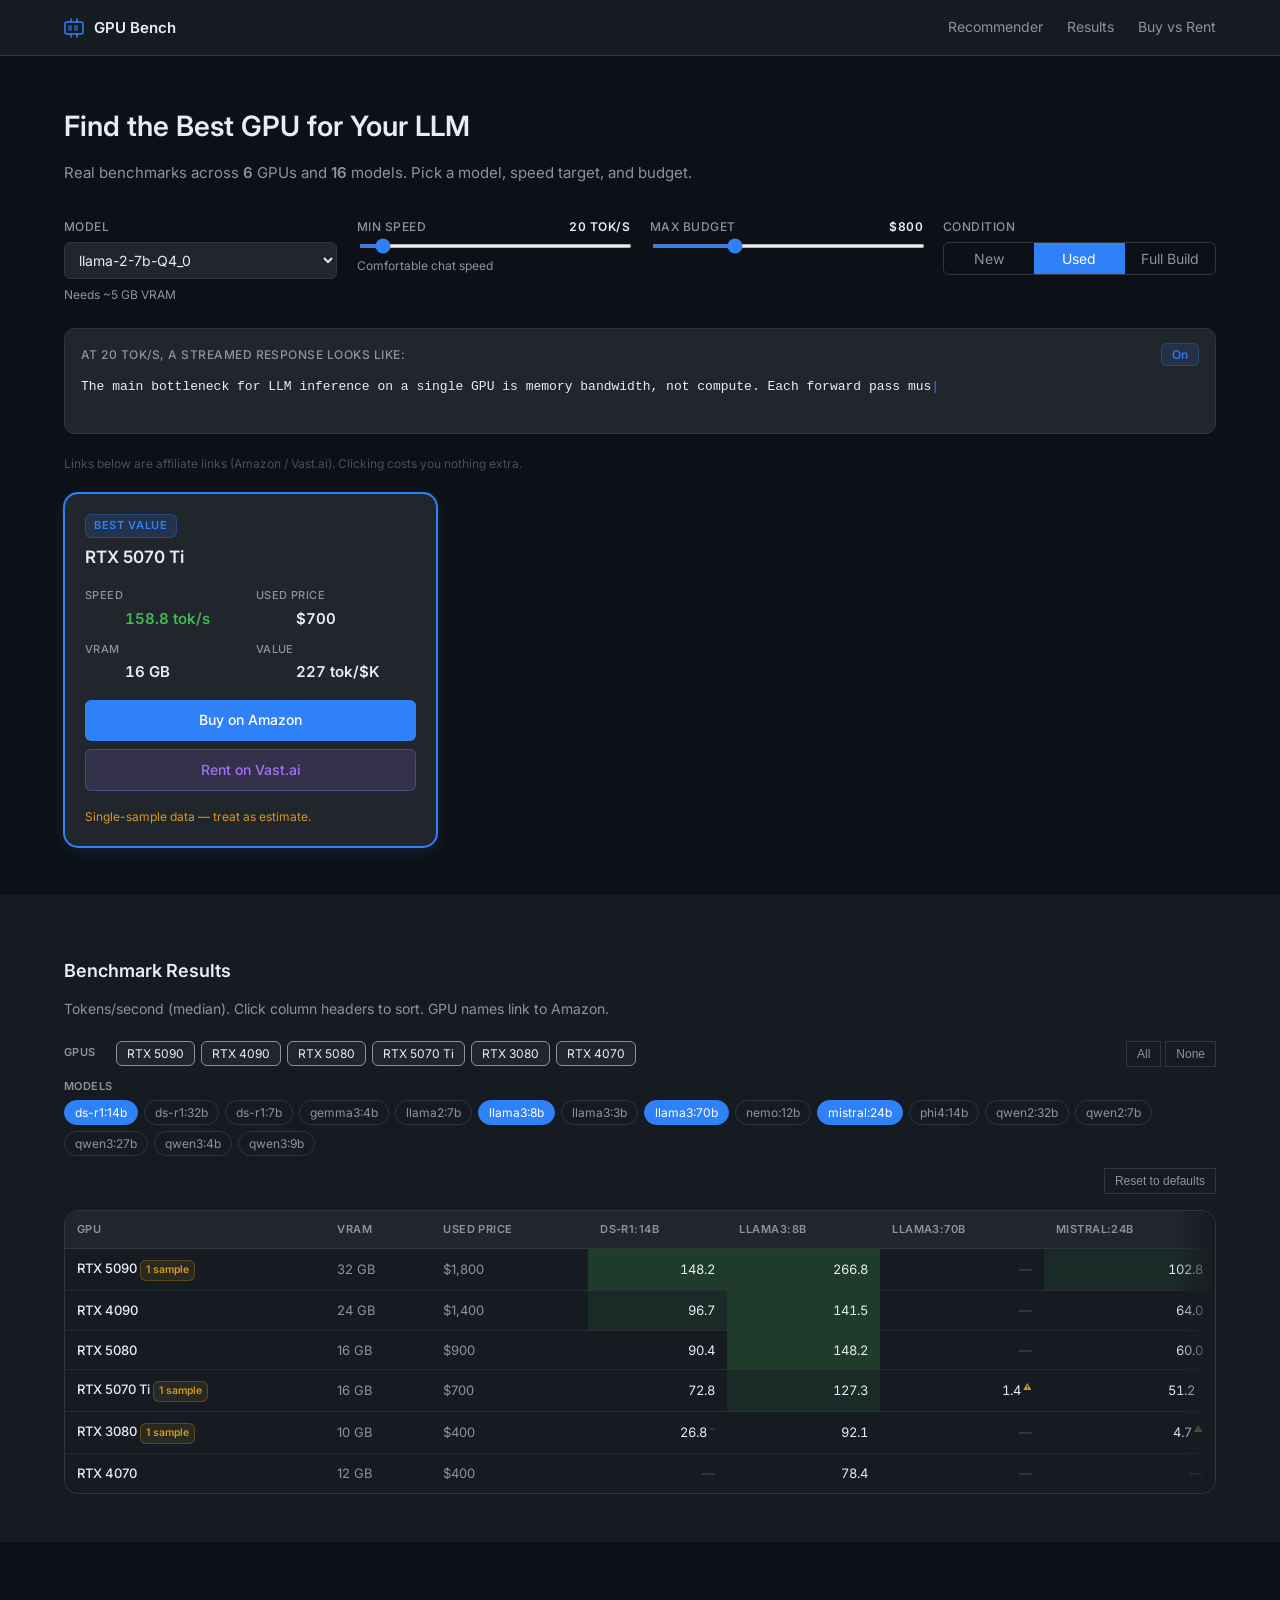
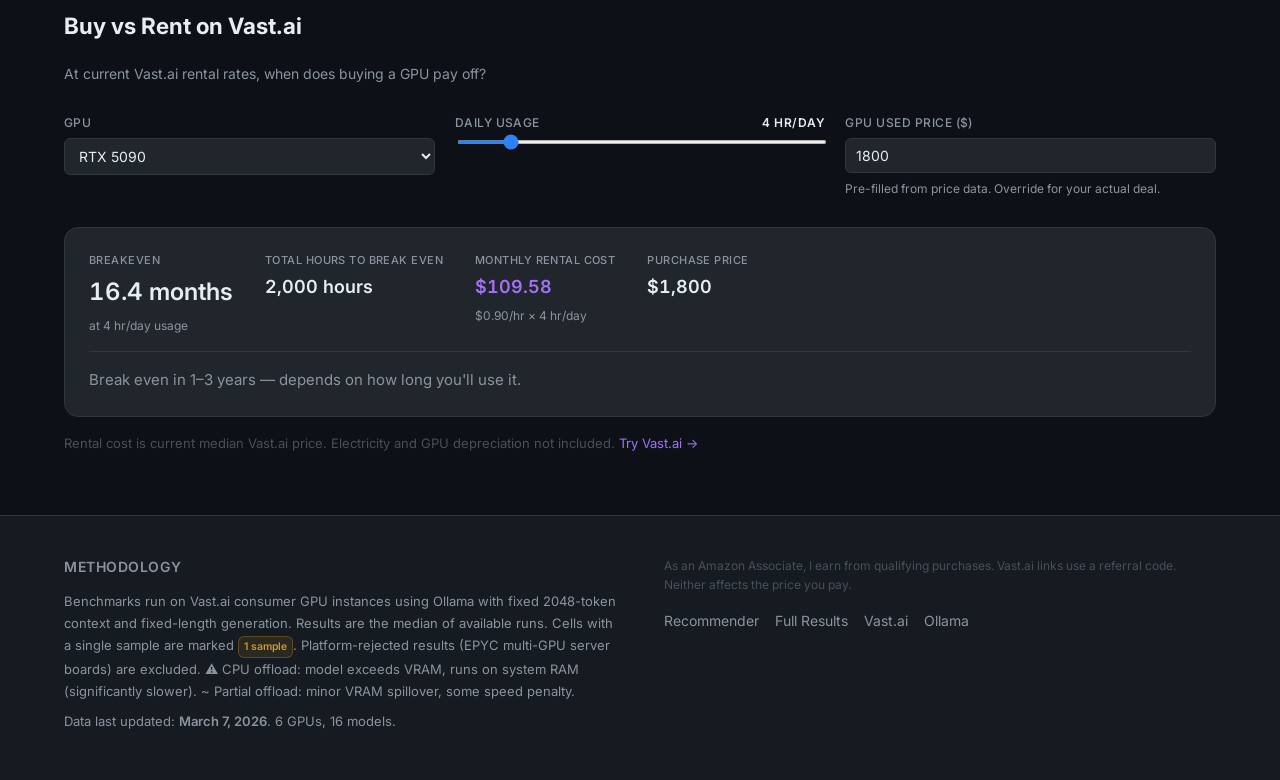
<file: index.html>
<!DOCTYPE html>
<html lang="en">
<head>
  <meta charset="UTF-8">
  <meta name="viewport" content="width=device-width, initial-scale=1.0">
  <title>GPU LLM Benchmark — Inference Speed by Model and Budget</title>
  <meta name="description" content="Real-world tokens/second benchmarks across consumer GPUs running open-source LLMs via Ollama. Recommender, buy vs rent calculator, and full results table.">
  <link rel="preconnect" href="https://fonts.googleapis.com">
  <link rel="preconnect" href="https://fonts.gstatic.com" crossorigin>
  <link href="https://fonts.googleapis.com/css2?family=Inter:wght@400;500;600&display=swap" rel="stylesheet">
  <link rel="stylesheet" href="css/styles.css">
</head>
<body>

  <header id="site-header">
    <div class="header-inner">
      <a href="/" class="site-logo" aria-label="GPU Bench home">
        <svg class="logo-icon" width="20" height="20" viewBox="0 0 20 20" fill="none" xmlns="http://www.w3.org/2000/svg">
          <rect x="1" y="4" width="18" height="12" rx="2" stroke="currentColor" stroke-width="1.5"/>
          <rect x="4" y="7" width="4" height="6" rx="1" fill="currentColor" opacity="0.5"/>
          <rect x="10" y="7" width="4" height="6" rx="1" fill="currentColor" opacity="0.5"/>
          <path d="M7 1v3M13 1v3M7 16v3M13 16v3" stroke="currentColor" stroke-width="1.5" stroke-linecap="round"/>
        </svg>
        <span class="logo-text">GPU Bench</span>
      </a>
      <nav class="site-nav" aria-label="Page sections">
        <a href="#recommender" class="nav-link">Recommender</a>
        <a href="#benchmark-table" class="nav-link">Results</a>
        <a href="#breakeven-calc" class="nav-link">Buy vs Rent</a>
      </nav>
    </div>
  </header>

  <main id="main-content">

    <section id="recommender" aria-labelledby="recommender-heading">
      <div class="section-inner">
        <div class="recommender-header">
          <h1 id="recommender-heading">Find the Best GPU for Your LLM</h1>
          <p class="recommender-subhead">
            Real benchmarks across <strong id="stat-gpu-count">--</strong> GPUs and
            <strong id="stat-model-count">--</strong> models.
            Pick a model, speed target, and budget.
          </p>
        </div>
        <div class="recommender-controls" id="recommender-controls">
          <div class="control-group">
            <label class="control-label" for="rec-model-select">Model</label>
            <select id="rec-model-select" class="control-select"></select>
            <p class="control-hint" id="rec-model-hint"></p>
          </div>
          <div class="control-group">
            <label class="control-label" for="rec-speed-range">
              Min Speed
              <span class="slider-readout" id="rec-speed-val">20 tok/s</span>
            </label>
            <input type="range" id="rec-speed-range" min="1" max="300" value="20" step="1">
            <p class="control-hint" id="rec-speed-context"></p>
          </div>
          <div class="control-group">
            <label class="control-label" for="rec-budget-range">
              Max Budget
              <span class="slider-readout" id="rec-budget-val">$800</span>
            </label>
            <input type="range" id="rec-budget-range" min="100" max="2500" value="800" step="50">
          </div>
          <div class="control-group">
            <label class="control-label">Condition</label>
            <div class="toggle-group" role="group" aria-label="GPU condition">
              <button class="toggle-btn" id="cond-new" data-condition="new">New</button>
              <button class="toggle-btn is-active" id="cond-used" data-condition="used">Used</button>
              <button class="toggle-btn" id="cond-build" data-condition="build">Full Build</button>
            </div>
            <p class="control-hint" id="build-cost-hint" hidden>GPU (used) + CPU + motherboard + 32 GB RAM estimate.</p>
          </div>
        </div>
        <div class="speed-sim" id="speed-sim">
          <div class="speed-sim-header">
            <span class="speed-sim-label" id="speed-sim-label">At 20 tok/s, a streamed response looks like:</span>
            <button class="speed-sim-toggle" id="speed-sim-toggle" aria-pressed="true">On</button>
          </div>
          <div class="speed-sim-output" id="speed-sim-output" aria-live="off" aria-hidden="true">
            <span class="speed-sim-text" id="speed-sim-text"></span><span class="speed-sim-cursor" id="speed-sim-cursor">|</span>
          </div>
        </div>
        <p class="affiliate-disclosure">
          Links below are affiliate links (Amazon / Vast.ai). Clicking costs you nothing extra.
        </p>
        <div id="rec-results" aria-live="polite" aria-atomic="true">
          <div class="rec-loading" id="rec-loading">Loading data…</div>
          <p class="rec-empty" id="rec-empty" hidden>No GPU found within your filters. Try raising the budget or lowering the minimum speed.</p>
          <div class="rec-cards" id="rec-cards" hidden></div>
        </div>
      </div>
    </section>

    <section id="benchmark-table" aria-labelledby="table-heading">
      <div class="section-inner">
        <div class="table-section-header">
          <h2 id="table-heading">Benchmark Results</h2>
          <p class="section-subhead">Tokens/second (median). Click column headers to sort. GPU names link to Amazon.</p>
        </div>
        <div class="table-controls" id="table-controls">
          <div class="controls-row" id="gpu-filter-row">
            <span class="controls-row-label" aria-hidden="true">GPUs</span>
            <div class="gpu-pills" id="gpu-pills" role="group" aria-label="Toggle GPU rows"></div>
            <div class="controls-row-actions">
              <button class="btn-ghost btn-sm" id="gpu-all-btn">All</button>
              <button class="btn-ghost btn-sm" id="gpu-none-btn">None</button>
            </div>
          </div>
          <div class="controls-row" id="model-filter-row">
            <span class="controls-row-label" aria-hidden="true">Models</span>
            <div class="model-pills" id="model-pills" role="group" aria-label="Toggle model columns"></div>
          </div>
          <button class="btn-ghost btn-sm" id="table-reset-btn">Reset to defaults</button>
        </div>
        <div class="table-scroll-wrapper" id="table-scroll-wrapper">
          <table class="benchmark-table" id="benchmark-table-el">
            <thead id="table-head"></thead>
            <tbody id="table-body">
              <tr><td colspan="20" class="cell-loading">Loading…</td></tr>
            </tbody>
          </table>
        </div>
      </div>
    </section>

    <section id="breakeven-calc" aria-labelledby="breakeven-heading">
      <div class="section-inner">
        <div class="breakeven-header">
          <h2 id="breakeven-heading">Buy vs Rent on Vast.ai</h2>
          <p class="section-subhead">
            At current Vast.ai rental rates, when does buying a GPU pay off?
          </p>
        </div>
        <div class="breakeven-controls" id="breakeven-controls">
          <div class="control-group">
            <label class="control-label" for="be-gpu-select">GPU</label>
            <select id="be-gpu-select" class="control-select"></select>
          </div>
          <div class="control-group">
            <label class="control-label" for="be-hours-range">
              Daily Usage
              <span class="slider-readout" id="be-hours-val">4 hr/day</span>
            </label>
            <input type="range" id="be-hours-range" min="1" max="24" value="4" step="1">
          </div>
          <div class="control-group">
            <label class="control-label" for="be-price-input" id="be-price-label">GPU Used Price ($)</label>
            <input type="number" id="be-price-input" class="control-input" min="50" max="20000" step="25">
            <p class="control-hint">Pre-filled from price data. Override for your actual deal.</p>
          </div>
        </div>
        <div id="breakeven-result" aria-live="polite"></div>
        <p class="breakeven-caveat">
          Rental cost is current median Vast.ai price. Electricity and GPU depreciation not included.
          <a id="vastai-referral-link" href="https://vast.ai" target="_blank" rel="noopener noreferrer sponsored">
            Try Vast.ai →
          </a>
        </p>
      </div>
    </section>

  </main>

  <footer id="site-footer">
    <div class="footer-inner">
      <div class="footer-col" id="methodology">
        <h3 class="footer-heading">Methodology</h3>
        <p class="footer-text">
          Benchmarks run on Vast.ai consumer GPU instances using Ollama with fixed 2048-token context and fixed-length generation.
          Results are the median of available runs. Cells with a single sample are marked
          <span class="badge badge--low">1 sample</span>.
          Platform-rejected results (EPYC multi-GPU server boards) are excluded.
          ⚠ CPU offload: model exceeds VRAM, runs on system RAM (significantly slower).
          ~ Partial offload: minor VRAM spillover, some speed penalty.
        </p>
        <p class="footer-text">
          Data last updated: <strong id="data-date">--</strong>.
          <span id="stat-gpu-count-footer">--</span> GPUs,
          <span id="stat-model-count-footer">--</span> models.
        </p>
      </div>
      <div class="footer-col footer-links">
        <p class="footer-disclosure">
          As an Amazon Associate, I earn from qualifying purchases. Vast.ai links use a referral code.
          Neither affects the price you pay.
        </p>
        <nav class="footer-nav" aria-label="Footer links">
          <a href="#recommender">Recommender</a>
          <a href="#benchmark-table">Full Results</a>
          <a href="https://vast.ai" rel="noopener noreferrer" target="_blank">Vast.ai</a>
          <a href="https://ollama.com" rel="noopener noreferrer" target="_blank">Ollama</a>
        </nav>
      </div>
    </div>
  </footer>

  <script src="js/links.js"></script>
  <script src="js/app.js"></script>
</body>
</html>
</file>
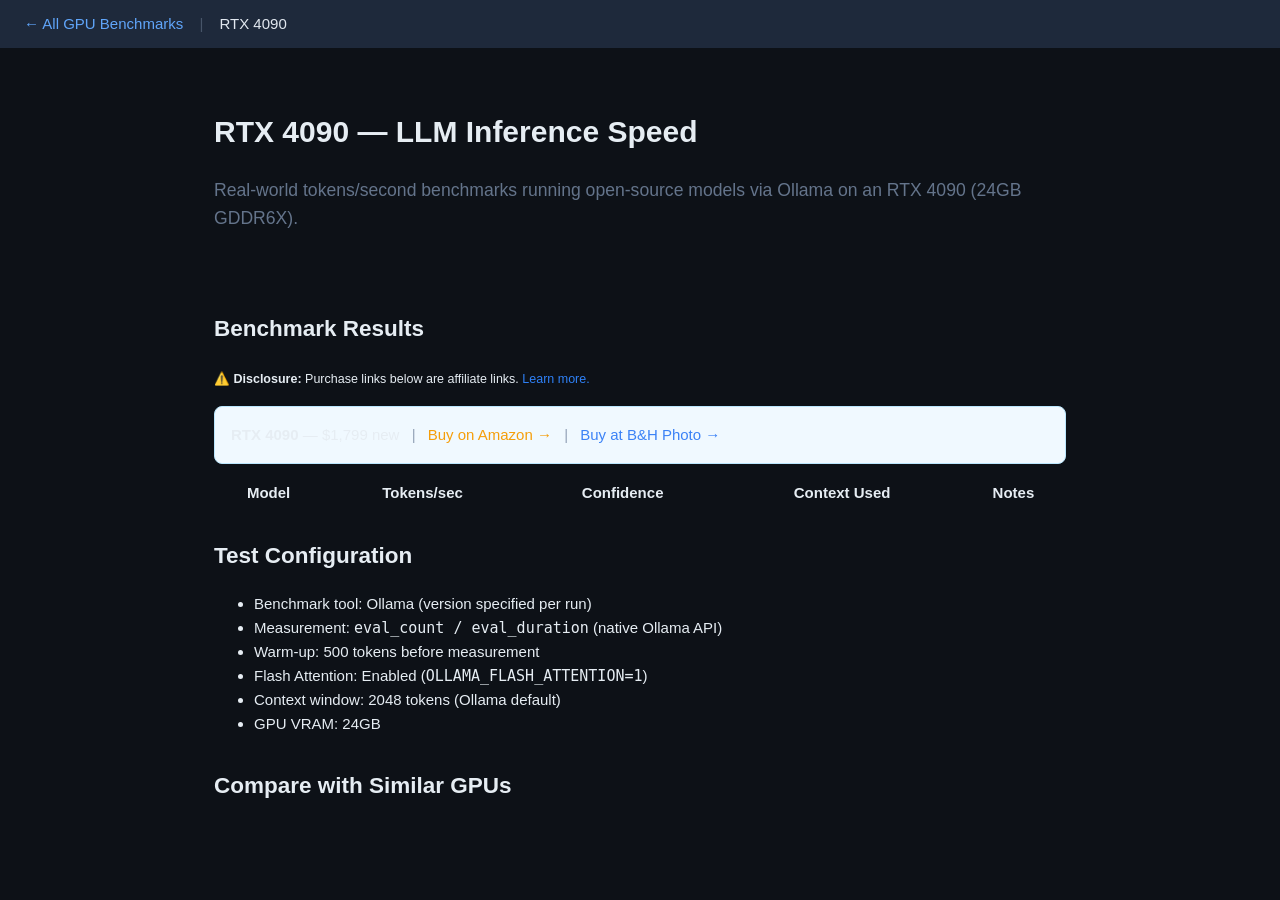
<file: gpu-template.html>
<!DOCTYPE html>
<html lang="en">
<head>
  <meta charset="UTF-8">
  <meta name="viewport" content="width=device-width, initial-scale=1.0">
  <title id="page-title">RTX 4090 Ollama Benchmark — Tokens Per Second | LLM Speed Test</title>
  <meta name="description" id="page-description" content="RTX 4090 LLM inference speed benchmarks. Real tokens/second measurements running Ollama on an RTX 4090. Includes llama3.1:8b, mistral:7b, and more.">
  <link rel="canonical" id="page-canonical" href="https://yoursite.com/gpu/rtx-4090">
  <!-- Include same CSS as main site -->
  <link rel="stylesheet" href="../css/styles.css">

  <!-- Structured data for SEO -->
  <script type="application/ld+json" id="structured-data">
  {
    "@context": "https://schema.org",
    "@type": "Dataset",
    "name": "RTX 4090 LLM Inference Benchmarks",
    "description": "Tokens per second measurements for running open-source LLMs on an NVIDIA RTX 4090 using Ollama",
    "keywords": ["RTX 4090", "LLM benchmark", "tokens per second", "Ollama", "local LLM"],
    "creator": {"@type": "Organization", "name": "YourSiteName"},
    "dateModified": "2026-03-05"
  }
  </script>
</head>
<body>
  <!-- Navigation back to main site -->
  <nav style="background:#1e293b; padding:12px 24px;">
    <a href="/" style="color:#60a5fa; text-decoration:none;">&larr; All GPU Benchmarks</a>
    <span style="color:#475569; margin:0 12px;">|</span>
    <span id="nav-gpu-name" style="color:#e2e8f0;">RTX 4090</span>
  </nav>

  <!-- Hero Section -->
  <header style="padding:40px 24px; max-width:900px; margin:0 auto;">
    <h1 id="hero-title">NVIDIA RTX 4090 &mdash; LLM Inference Speed</h1>
    <p id="hero-subtitle" style="font-size:1.1rem; color:#64748b;">
      Real-world tokens/second benchmarks running open-source models via Ollama on an RTX 4090 (24GB GDDR6X).
    </p>
    <div id="hero-stats" style="display:flex; gap:24px; margin-top:20px; flex-wrap:wrap;">
      <!-- Populated by JS: Best tok/s, VRAM, tested models count -->
    </div>
  </header>

  <!-- Benchmark Results Table for This GPU -->
  <main style="max-width:900px; margin:0 auto; padding:0 24px 40px;">
    <h2>Benchmark Results</h2>
    <p class="affiliate-disclosure-inline">
      <small>&#9888;&#65039; <strong>Disclosure:</strong> Purchase links below are affiliate links. <a href="/">Learn more.</a></small>
    </p>

    <!-- Buy Button -->
    <div id="buy-section" style="margin:16px 0; padding:16px; background:#f0f9ff; border-radius:8px; border:1px solid #bae6fd;">
      <strong id="buy-gpu-name">RTX 4090</strong> &mdash;
      <span id="buy-price">$1,799 new</span>
      <span style="margin:0 8px; color:#94a3b8;">|</span>
      <a id="buy-link-amazon" href="#" target="_blank" rel="noopener noreferrer sponsored" style="color:#f59e0b;">Buy on Amazon &rarr;</a>
      <span style="margin:0 8px; color:#94a3b8;">|</span>
      <a id="buy-link-bhphoto" href="#" target="_blank" rel="noopener noreferrer sponsored" style="color:#3b82f6;">Buy at B&amp;H Photo &rarr;</a>
    </div>

    <table id="gpu-results-table" style="width:100%; border-collapse:collapse;">
      <thead>
        <tr>
          <th>Model</th>
          <th>Tokens/sec</th>
          <th>Confidence</th>
          <th>Context Used</th>
          <th>Notes</th>
        </tr>
      </thead>
      <tbody id="gpu-results-tbody">
        <!-- Populated by JavaScript -->
      </tbody>
    </table>

    <!-- Configuration Details -->
    <section style="margin-top:32px;">
      <h2>Test Configuration</h2>
      <ul id="test-config-list">
        <li>Benchmark tool: Ollama (version specified per run)</li>
        <li>Measurement: <code>eval_count / eval_duration</code> (native Ollama API)</li>
        <li>Warm-up: 500 tokens before measurement</li>
        <li>Flash Attention: Enabled (<code>OLLAMA_FLASH_ATTENTION=1</code>)</li>
        <li>Context window: 2048 tokens (Ollama default)</li>
        <li id="test-gpu-vram">GPU VRAM: 24GB</li>
      </ul>
    </section>

    <!-- Related GPUs -->
    <section style="margin-top:32px;">
      <h2>Compare with Similar GPUs</h2>
      <div id="related-gpus" style="display:flex; gap:12px; flex-wrap:wrap;">
        <!-- Populated by JS based on VRAM tier -->
      </div>
    </section>
  </main>

  <script src="../js/app.js"></script>
  <script>
  // GPU page initialization
  const GPU_PAGE_CONFIG = {
    gpuName: document.getElementById('nav-gpu-name').textContent,
    // Override with actual GPU from URL or data attribute
  };

  // Parse GPU name from URL: /gpu/rtx-4090 → "RTX 4090"
  function getGpuFromUrl() {
    const path = window.location.pathname;
    const match = path.match(/\/gpu\/(.+)/);
    if (match) {
      return match[1].replace(/-/g, ' ').toUpperCase().replace('RTX ', 'RTX ').replace('RX ', 'RX ');
    }
    return null;
  }

  // Initialize the GPU page with data from benchmark_data.json
  async function initGpuPage() {
    const response = await fetch('../data/benchmark_data.json');
    const data = await response.json();
    const priceResponse = await fetch('../data/gpu_prices.json');
    const prices = await priceResponse.json();

    const gpuName = getGpuFromUrl() || GPU_PAGE_CONFIG.gpuName;

    // Update page metadata
    document.getElementById('page-title').textContent = `${gpuName} Ollama Benchmark — Tokens Per Second | LLM Speed Test`;
    document.getElementById('hero-title').textContent = `${gpuName} — LLM Inference Speed`;
    document.getElementById('nav-gpu-name').textContent = gpuName;
    document.getElementById('buy-gpu-name').textContent = gpuName;

    // Find this GPU's data
    const gpuData = data.gpus?.[gpuName] || {};
    const gpuModels = Object.entries(gpuData);

    // Populate results table
    const tbody = document.getElementById('gpu-results-tbody');
    tbody.innerHTML = '';
    gpuModels.sort((a, b) => (b[1].median_tokens_per_sec || b[1].avg_tokens_per_sec || 0) - (a[1].median_tokens_per_sec || a[1].avg_tokens_per_sec || 0));

    gpuModels.forEach(([model, result]) => {
      const tps = result.median_tokens_per_sec || result.avg_tokens_per_sec || '—';
      const n = result.sample_count || result.n || 1;
      const isOverflow = tps < 5;
      const tr = document.createElement('tr');
      tr.innerHTML = `
        <td>${model}</td>
        <td style="${isOverflow ? 'color:#dc2626' : ''}">${typeof tps === 'number' ? tps.toFixed(1) : tps} tok/s ${isOverflow ? '&#9888;&#65039;' : ''}</td>
        <td><span class="badge ${n >= 3 ? 'badge-verified' : n === 1 ? 'badge-preliminary' : 'badge-low'}">n=${n}</span></td>
        <td>2048 tokens</td>
        <td>${isOverflow ? 'VRAM overflow — CPU offloading' : ''}</td>
      `;
      tbody.appendChild(tr);
    });

    // Update buy links (placeholder — will be updated by affiliate.js)
    document.getElementById('buy-link-amazon').href = `https://www.amazon.com/s?k=${encodeURIComponent(gpuName + ' graphics card')}&tag=REPLACE_TAG`;
    document.getElementById('buy-link-bhphoto').href = `https://www.bhphotovideo.com/c/search?Ntt=${encodeURIComponent(gpuName)}`;
  }

  document.addEventListener('DOMContentLoaded', initGpuPage);
  </script>
</body>
</html>
</file>
<file: css/styles.css>
/* ── CUSTOM PROPERTIES ── */
:root {
  --bg:           #0d1117;
  --surface:      #161b22;
  --surface-2:    #21262d;
  --border:       #30363d;
  --border-focus: #58a6ff;
  --text-1:       #e6edf3;
  --text-2:       #8b949e;
  --text-3:       #484f58;
  --accent:       #2f81f7;
  --accent-hover: #388bfd;
  --green:        #3fb950;
  --amber:        #d29922;
  --red:          #f85149;
  --rent:         #a371f7;
  --rent-hover:   #bf8fff;

  --space-xs:  4px;
  --space-sm:  8px;
  --space-md:  16px;
  --space-lg:  24px;
  --space-xl:  40px;
  --space-2xl: 64px;

  --radius-sm: 6px;
  --radius-md: 10px;
  --radius-lg: 14px;

  --shadow-card:    0 1px 3px rgba(0,0,0,0.4), 0 1px 2px rgba(0,0,0,0.3);
  --shadow-focus:   0 0 0 3px rgba(47,129,247,0.3);
  --shadow-recbest: 0 0 0 1px var(--accent), 0 4px 16px rgba(47,129,247,0.15);
}

/* ── RESET ── */
*, *::before, *::after { box-sizing: border-box; }
body { margin: 0; }
img, video { max-width: 100%; }
/* Ensure [hidden] works on elements with explicit display rules (e.g. display:grid) */
[hidden] { display: none !important; }

/* ── BASE TYPOGRAPHY ── */
body {
  background: var(--bg);
  color: var(--text-1);
  font-family: 'Inter', -apple-system, BlinkMacSystemFont, 'Segoe UI', sans-serif;
  font-size: 0.9375rem;
  line-height: 1.6;
}

a {
  color: var(--accent);
  text-decoration: none;
}

a:hover {
  text-decoration: underline;
}

strong {
  font-weight: 600;
}

/* ── LAYOUT: HEADER ── */
#site-header {
  height: 56px;
  background: var(--surface);
  border-bottom: 1px solid var(--border);
  position: sticky;
  top: 0;
  z-index: 100;
}

.header-inner {
  max-width: 1200px;
  margin: 0 auto;
  padding: 0 24px;
  display: flex;
  align-items: center;
  justify-content: space-between;
  height: 100%;
}

.site-logo {
  display: flex;
  align-items: center;
  gap: 10px;
  color: var(--text-1);
  text-decoration: none;
  font-weight: 600;
  font-size: 0.9375rem;
}

.site-logo:hover {
  text-decoration: none;
}

.logo-icon {
  color: var(--accent);
  flex-shrink: 0;
}

.site-nav {
  display: flex;
  gap: 24px;
}

.nav-link {
  color: var(--text-2);
  text-decoration: none;
  font-size: 0.875rem;
  transition: color 0.15s;
}

.nav-link:hover {
  color: var(--text-1);
  text-decoration: none;
}

/* ── LAYOUT: MAIN ── */
#main-content {
  display: flex;
  flex-direction: column;
  gap: 0;
}

.section-inner {
  max-width: 1200px;
  margin: 0 auto;
  padding: 48px 24px;
}

#recommender {
  background: var(--bg);
}

#benchmark-table {
  background: var(--surface);
}

#breakeven-calc {
  background: var(--bg);
}

/* ── LAYOUT: FOOTER ── */
#site-footer {
  background: var(--surface);
  border-top: 1px solid var(--border);
  padding: 40px 0;
}

.footer-inner {
  max-width: 1200px;
  margin: 0 auto;
  padding: 0 24px;
  display: flex;
  gap: 48px;
  align-items: flex-start;
}

.footer-col {
  flex: 1;
}

.footer-heading {
  font-size: 0.875rem;
  font-weight: 600;
  text-transform: uppercase;
  letter-spacing: 0.04em;
  color: var(--text-2);
  margin: 0 0 12px;
}

.footer-text {
  font-size: 0.8125rem;
  color: var(--text-2);
  line-height: 1.7;
  margin: 0 0 8px;
}

.footer-disclosure {
  font-size: 0.75rem;
  color: var(--text-3);
  margin: 0 0 16px;
}

.footer-nav {
  display: flex;
  flex-wrap: wrap;
  gap: 16px;
}

.footer-nav a {
  color: var(--text-2);
  font-size: 0.875rem;
  text-decoration: none;
}

.footer-nav a:hover {
  color: var(--text-1);
  text-decoration: none;
}

/* ── SECTION CARDS ── */
.section-h2 {
  font-size: 1.125rem;
  font-weight: 600;
  line-height: 1.4;
}

/* ── RECOMMENDER ── */
.recommender-header {
  margin-bottom: 32px;
}

#recommender-heading {
  font-size: 1.75rem;
  font-weight: 600;
  margin: 0 0 12px;
  color: var(--text-1);
}

.recommender-subhead {
  color: var(--text-2);
  margin: 0;
  font-size: 0.9375rem;
}

.recommender-controls {
  display: grid;
  grid-template-columns: repeat(4, 1fr);
  gap: 20px;
  margin-bottom: 24px;
}

.control-group {
  display: flex;
  flex-direction: column;
  gap: 6px;
}

.control-label {
  font-size: 0.75rem;
  font-weight: 500;
  text-transform: uppercase;
  letter-spacing: 0.04em;
  color: var(--text-2);
  display: flex;
  justify-content: space-between;
  align-items: center;
}

.slider-readout {
  color: var(--text-1);
  font-weight: 600;
  font-variant-numeric: tabular-nums;
}

.control-select {
  background: var(--surface-2);
  color: var(--text-1);
  border: 1px solid var(--border);
  border-radius: var(--radius-sm);
  padding: 8px 10px;
  font-size: 0.875rem;
  width: 100%;
  font-family: inherit;
}

.control-select:focus {
  outline: none;
  border-color: var(--border-focus);
  box-shadow: var(--shadow-focus);
}

.control-input {
  background: var(--surface-2);
  color: var(--text-1);
  border: 1px solid var(--border);
  border-radius: var(--radius-sm);
  padding: 8px 10px;
  font-size: 0.875rem;
  width: 100%;
  font-family: inherit;
}

.control-input:focus {
  outline: none;
  border-color: var(--border-focus);
  box-shadow: var(--shadow-focus);
}

input[type="range"] {
  width: 100%;
  accent-color: var(--accent);
  height: 4px;
  cursor: pointer;
}

.toggle-group {
  display: flex;
  border: 1px solid var(--border);
  border-radius: var(--radius-sm);
  overflow: hidden;
}

.toggle-btn {
  flex: 1;
  padding: 7px 14px;
  background: transparent;
  color: var(--text-2);
  border: none;
  cursor: pointer;
  font-size: 0.875rem;
  font-family: inherit;
  transition: all 0.15s;
}

.toggle-btn:hover {
  background: var(--surface-2);
  color: var(--text-1);
}

.toggle-btn.is-active {
  background: var(--accent);
  color: white;
}

.control-hint {
  font-size: 0.75rem;
  color: var(--text-2);
  margin: 0;
  min-height: 1.2em;
}

.affiliate-disclosure {
  font-size: 0.75rem;
  color: var(--text-3);
  margin-bottom: 20px;
}

/* ── REC CARDS ── */
#rec-loading,
.rec-empty {
  color: var(--text-2);
  text-align: center;
  padding: 32px 0;
  font-size: 0.9375rem;
}

.rec-cards {
  display: grid;
  grid-template-columns: repeat(3, 1fr);
  gap: 16px;
}

.rec-card {
  background: var(--surface-2);
  border: 1px solid var(--border);
  border-radius: var(--radius-lg);
  padding: 20px;
  display: flex;
  flex-direction: column;
  gap: 16px;
  transition: border-color 0.15s;
  animation: fadeIn 0.2s ease-out;
}

.rec-card--best {
  border-color: var(--accent);
  box-shadow: var(--shadow-recbest);
}

.rec-card:nth-child(2) {
  animation-delay: 0.05s;
}

.rec-card:nth-child(3) {
  animation-delay: 0.1s;
}

.rec-card-header {
  display: flex;
  flex-direction: column;
  gap: 6px;
}

.rec-rank-badge {
  display: inline-block;
  font-size: 0.6875rem;
  font-weight: 600;
  text-transform: uppercase;
  letter-spacing: 0.06em;
  color: var(--text-2);
  background: var(--surface);
  border: 1px solid var(--border);
  padding: 2px 8px;
  border-radius: var(--radius-sm);
  width: fit-content;
}

.rec-rank-badge--best {
  background: rgba(47,129,247,0.15);
  color: var(--accent);
  border-color: rgba(47,129,247,0.3);
}

.rec-gpu-name {
  font-size: 1.0625rem;
  font-weight: 600;
  color: var(--text-1);
  margin: 0;
}

.rec-stats {
  display: grid;
  grid-template-columns: 1fr 1fr;
  gap: 10px;
  margin: 0;
}

.rec-stat {
  display: flex;
  flex-direction: column;
  gap: 2px;
}

.rec-stat-label {
  font-size: 0.6875rem;
  font-weight: 500;
  text-transform: uppercase;
  letter-spacing: 0.04em;
  color: var(--text-2);
}

.rec-stat-value {
  font-size: 0.9375rem;
  font-weight: 600;
  color: var(--text-1);
  font-variant-numeric: tabular-nums;
}

.rec-stat-value--speed {
  color: var(--green);
}

.rec-stat-value--price {
  color: var(--text-1);
}

.rec-card-actions {
  display: flex;
  flex-direction: column;
  gap: 8px;
  margin-top: auto;
}

.rec-low-confidence {
  font-size: 0.75rem;
  color: var(--amber);
  margin: 0;
}

/* ── BUTTONS ── */
.btn {
  display: inline-flex;
  align-items: center;
  justify-content: center;
  padding: 9px 16px;
  border-radius: var(--radius-sm);
  font-size: 0.875rem;
  font-weight: 500;
  font-family: inherit;
  text-decoration: none;
  cursor: pointer;
  transition: all 0.15s;
  border: none;
  white-space: nowrap;
}

.btn--primary {
  background: var(--accent);
  color: white;
}

.btn--primary:hover {
  background: var(--accent-hover);
  text-decoration: none;
}

.btn--rent {
  background: rgba(163,113,247,0.15);
  color: var(--rent);
  border: 1px solid rgba(163,113,247,0.3);
}

.btn--rent:hover {
  background: rgba(163,113,247,0.25);
  text-decoration: none;
}

.btn-ghost {
  background: transparent;
  color: var(--text-2);
  border: 1px solid var(--border);
}

.btn-ghost:hover {
  border-color: var(--text-2);
  color: var(--text-1);
  text-decoration: none;
}

.btn-sm {
  padding: 5px 10px;
  font-size: 0.75rem;
}

/* ── FORM CONTROLS ── */
/* (select and input styling already defined under RECOMMENDER) */

/* ── BENCHMARK TABLE ── */
.table-section-header {
  margin-bottom: 20px;
}

#table-heading {
  font-size: 1.125rem;
  font-weight: 600;
  line-height: 1.4;
}

.section-subhead {
  color: var(--text-2);
  font-size: 0.875rem;
  margin: 4px 0 0;
}

.table-controls {
  display: flex;
  align-items: flex-start;
  gap: 12px;
  margin-bottom: 16px;
  flex-wrap: wrap;
}

.model-pills {
  display: flex;
  flex-wrap: wrap;
  gap: 6px;
}

.model-pill {
  font-size: 0.75rem;
  padding: 4px 10px;
  border-radius: 100px;
  border: 1px solid var(--border);
  background: transparent;
  color: var(--text-2);
  cursor: pointer;
  transition: all 0.15s;
  font-family: inherit;
}

.model-pill:hover {
  border-color: var(--text-2);
}

.model-pill--active {
  background: var(--accent);
  color: white;
  border-color: var(--accent);
}

.table-scroll-wrapper {
  overflow-x: auto;
  border: 1px solid var(--border);
  border-radius: var(--radius-lg);
  position: relative;
}

.table-scroll-wrapper::after {
  position: absolute;
  right: 0;
  top: 0;
  bottom: 0;
  width: 40px;
  background: linear-gradient(to right, transparent, var(--surface));
  pointer-events: none;
  content: "";
}

.benchmark-table {
  width: 100%;
  border-collapse: collapse;
  font-size: 0.8125rem;
}

.benchmark-table th {
  padding: 10px 12px;
  text-align: left;
  font-size: 0.6875rem;
  font-weight: 600;
  text-transform: uppercase;
  letter-spacing: 0.04em;
  color: var(--text-2);
  background: var(--surface-2);
  border-bottom: 1px solid var(--border);
  white-space: nowrap;
  cursor: pointer;
  user-select: none;
}

.benchmark-table th:hover {
  color: var(--text-1);
}

.benchmark-table th.col-sorted-desc::after {
  content: " ↓";
}

.benchmark-table th.col-sorted-asc::after {
  content: " ↑";
}

.benchmark-table td {
  padding: 9px 12px;
  border-bottom: 1px solid rgba(48,54,61,0.6);
  vertical-align: middle;
}

.benchmark-table tr:last-child td {
  border-bottom: none;
}

.benchmark-table tr:hover td {
  background: rgba(255,255,255,0.02);
}

.col-gpu {
  min-width: 120px;
  font-weight: 500;
}

.col-gpu a {
  color: var(--text-1);
  text-decoration: none;
}

.col-gpu a:hover {
  color: var(--accent);
  text-decoration: underline;
}

.col-vram,
.col-price {
  white-space: nowrap;
  color: var(--text-2);
}

.col-speed {
  text-align: right;
  font-variant-numeric: tabular-nums;
  white-space: nowrap;
}

.col-speed--na {
  color: var(--text-3);
  text-align: right;
}

.col-speed--hot {
  background: rgba(63,185,80,0.2);
}

.col-speed--warm {
  background: rgba(63,185,80,0.10);
}

/* .col-speed--offload and .col-speed--partial removed — offload type shown via .offload-icon superscript */

.cell-loading {
  text-align: center;
  padding: 32px;
  color: var(--text-2);
}

/* ── TABLE COLUMN TOGGLES ── */
/* (model-pills and pill styling already defined above) */

/* ── TABLE HEATMAP ── */
/* (col-speed--hot, col-speed--warm already defined above) */

/* ── TABLE BADGES ── */
.badge {
  display: inline-block;
  font-size: 0.65rem;
  font-weight: 600;
  padding: 1px 5px;
  border-radius: var(--radius-sm);
  border: 1px solid;
}

.badge--low {
  color: var(--amber);
  background: rgba(210,153,34,0.1);
  border-color: rgba(210,153,34,0.3);
}

/* .badge--offload and .badge--partial removed — replaced by .offload-icon */

/* ── BREAKEVEN CALC ── */
.breakeven-header {
  margin-bottom: 28px;
}

.breakeven-controls {
  display: grid;
  grid-template-columns: repeat(3, 1fr);
  gap: 20px;
  margin-bottom: 28px;
}

.breakeven-output {
  background: var(--surface-2);
  border: 1px solid var(--border);
  border-radius: var(--radius-lg);
  padding: 24px;
}

.breakeven-stat-row {
  display: flex;
  gap: 32px;
  flex-wrap: wrap;
  margin-bottom: 16px;
}

.breakeven-stat {
  display: flex;
  flex-direction: column;
  gap: 4px;
}

.breakeven-stat-label {
  font-size: 0.6875rem;
  font-weight: 500;
  text-transform: uppercase;
  letter-spacing: 0.04em;
  color: var(--text-2);
}

.breakeven-stat-value {
  font-size: 1.125rem;
  font-weight: 600;
  color: var(--text-1);
  font-variant-numeric: tabular-nums;
}

.breakeven-stat-value--primary {
  font-size: 1.5rem;
  color: var(--text-1);
}

.breakeven-stat-value--rent {
  color: var(--rent);
}

.breakeven-stat-sub {
  font-size: 0.75rem;
  color: var(--text-2);
}

.breakeven-verdict {
  font-size: 0.9375rem;
  color: var(--text-2);
  margin: 0;
  padding-top: 16px;
  border-top: 1px solid var(--border);
}

.breakeven-caveat {
  font-size: 0.8125rem;
  color: var(--text-3);
  margin-top: 16px;
}

.breakeven-caveat a {
  color: var(--rent);
}

/* ── ANIMATIONS ── */
@keyframes fadeIn {
  from {
    opacity: 0;
    transform: translateY(8px);
  }
  to {
    opacity: 1;
    transform: translateY(0);
  }
}

/* ── RESPONSIVE: 768px ── */
@media (max-width: 768px) {
  .site-nav {
    display: none;
  }

  .section-inner {
    padding: 32px 16px;
  }

  .recommender-controls {
    grid-template-columns: 1fr 1fr;
  }

  .rec-cards {
    grid-template-columns: 1fr;
  }

  .breakeven-controls {
    grid-template-columns: 1fr;
  }

  .breakeven-stat-row {
    flex-direction: column;
    gap: 20px;
  }

  .footer-inner {
    flex-direction: column;
    gap: 32px;
  }

  #recommender-heading {
    font-size: 1.375rem;
  }

  .col-gpu {
    position: sticky;
    left: 0;
    background: var(--surface);
  }
}

@media (max-width: 480px) {
  .recommender-controls {
    grid-template-columns: 1fr;
  }
}

/* ── SCROLLBAR ── */
::-webkit-scrollbar { width: 6px; height: 6px; }
::-webkit-scrollbar-track { background: var(--bg); }
::-webkit-scrollbar-thumb { background: var(--border); border-radius: 3px; }
::-webkit-scrollbar-thumb:hover { background: var(--text-3); }

/* ── SPEED SIMULATION WIDGET ── */
.speed-sim {
  background: var(--surface-2);
  border: 1px solid var(--border);
  border-radius: var(--radius-md);
  padding: 14px 16px;
  margin-bottom: 20px;
  transition: opacity 0.2s;
}

.speed-sim.is-off {
  opacity: 0.45;
}

.speed-sim-header {
  display: flex;
  align-items: center;
  justify-content: space-between;
  margin-bottom: 10px;
  gap: 12px;
}

.speed-sim-label {
  font-size: 0.75rem;
  font-weight: 500;
  text-transform: uppercase;
  letter-spacing: 0.04em;
  color: var(--text-2);
}

.speed-sim-toggle {
  flex-shrink: 0;
  padding: 3px 10px;
  font-size: 0.75rem;
  font-weight: 500;
  font-family: inherit;
  background: rgba(47,129,247,0.12);
  color: var(--accent);
  border: 1px solid rgba(47,129,247,0.3);
  border-radius: var(--radius-sm);
  cursor: pointer;
  transition: all 0.15s;
  min-width: 36px;
  text-align: center;
}

.speed-sim-toggle:hover {
  background: rgba(47,129,247,0.2);
}

.speed-sim-toggle.is-off {
  background: transparent;
  color: var(--text-3);
  border-color: var(--border);
}

.speed-sim-toggle.is-off:hover {
  color: var(--text-2);
  border-color: var(--text-3);
}

.speed-sim-output {
  font-family: 'SF Mono', 'Fira Code', 'Cascadia Code', 'Consolas', monospace;
  font-size: 0.8125rem;
  line-height: 1.65;
  color: var(--text-1);
  min-height: 3.3em;
  max-height: 3.3em;
  overflow: hidden;
  word-break: break-word;
}

.speed-sim-cursor {
  display: inline;
  color: var(--accent);
  font-weight: 300;
  animation: simCursorBlink 0.9s step-end infinite;
}

.speed-sim.is-off .speed-sim-cursor {
  animation: none;
  opacity: 0;
}

@keyframes simCursorBlink {
  0%, 100% { opacity: 1; }
  50%       { opacity: 0; }
}

/* ── TABLE CONTROLS LAYOUT (GPU + model row stacking) ── */
.table-controls {
  display: flex;
  flex-direction: column;
  align-items: flex-start;
  gap: 8px;
  margin-bottom: 16px;
}

.table-controls > #table-reset-btn {
  align-self: flex-end;
  margin-top: 4px;
}

.controls-row {
  display: flex;
  align-items: flex-start;
  gap: 8px;
  flex-wrap: wrap;
  width: 100%;
}

.controls-row-label {
  font-size: 0.6875rem;
  font-weight: 600;
  text-transform: uppercase;
  letter-spacing: 0.04em;
  color: var(--text-2);
  line-height: 1;
  padding-top: 6px;
  white-space: nowrap;
  min-width: 44px;
}

.controls-row-actions {
  display: flex;
  gap: 4px;
}

/* ── GPU PILLS (row toggle — squared corners vs capsule model pills) ── */
.gpu-pills {
  display: flex;
  flex-wrap: wrap;
  gap: 6px;
  flex: 1;
}

.gpu-pill {
  font-size: 0.75rem;
  padding: 4px 10px;
  border-radius: var(--radius-sm);
  border: 1px solid var(--border);
  background: transparent;
  color: var(--text-2);
  cursor: pointer;
  transition: all 0.15s;
  font-family: inherit;
  white-space: nowrap;
}

.gpu-pill:hover {
  border-color: var(--text-2);
  color: var(--text-1);
}

.gpu-pill--active {
  background: var(--surface-2);
  color: var(--text-1);
  border-color: var(--text-2);
}

.row-no-gpus td {
  text-align: center;
  padding: 24px 12px;
  color: var(--text-2);
  font-size: 0.875rem;
  font-style: italic;
}

/* ── OFFLOAD ICONS (superscript warning symbols with JS tooltip) ── */
.offload-icon {
  display: inline-block;
  vertical-align: super;
  font-size: 0.65em;
  line-height: 1;
  font-weight: 700;
  color: var(--amber);
  cursor: help;
  margin-left: 2px;
}

.offload-icon--partial {
  color: var(--text-3);
  font-size: 0.75em;
  font-weight: 400;
}

/* JS-driven fixed-position tooltip (escapes table overflow:auto context) */
#offload-tooltip {
  position: fixed;
  z-index: 9999;
  max-width: 240px;
  background: var(--surface-2);
  color: var(--text-1);
  border: 1px solid var(--border);
  border-radius: var(--radius-sm);
  padding: 6px 10px;
  font-size: 0.75rem;
  line-height: 1.4;
  pointer-events: none;
  opacity: 0;
  transition: opacity 0.12s;
  transform: translateX(-50%) translateY(-100%);
  margin-top: -8px;
  white-space: normal;
  word-break: normal;
}
</file>
